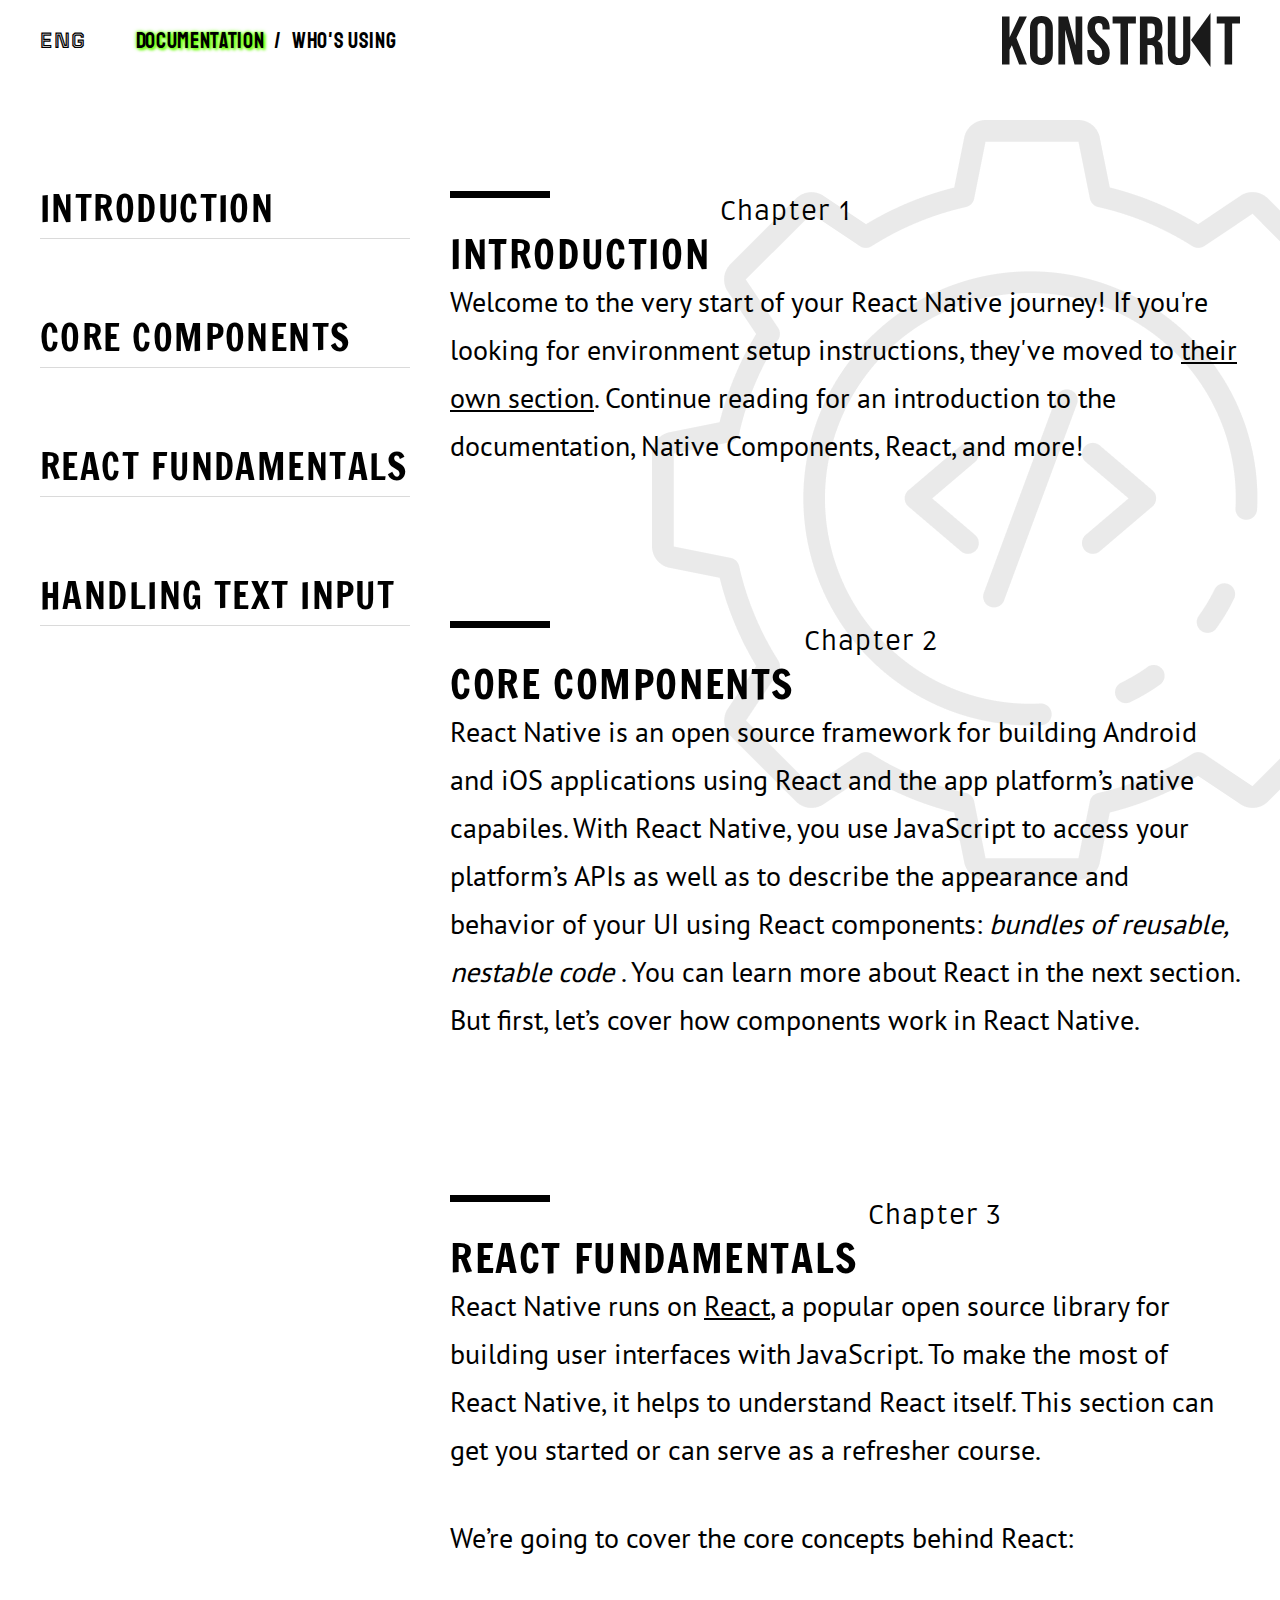
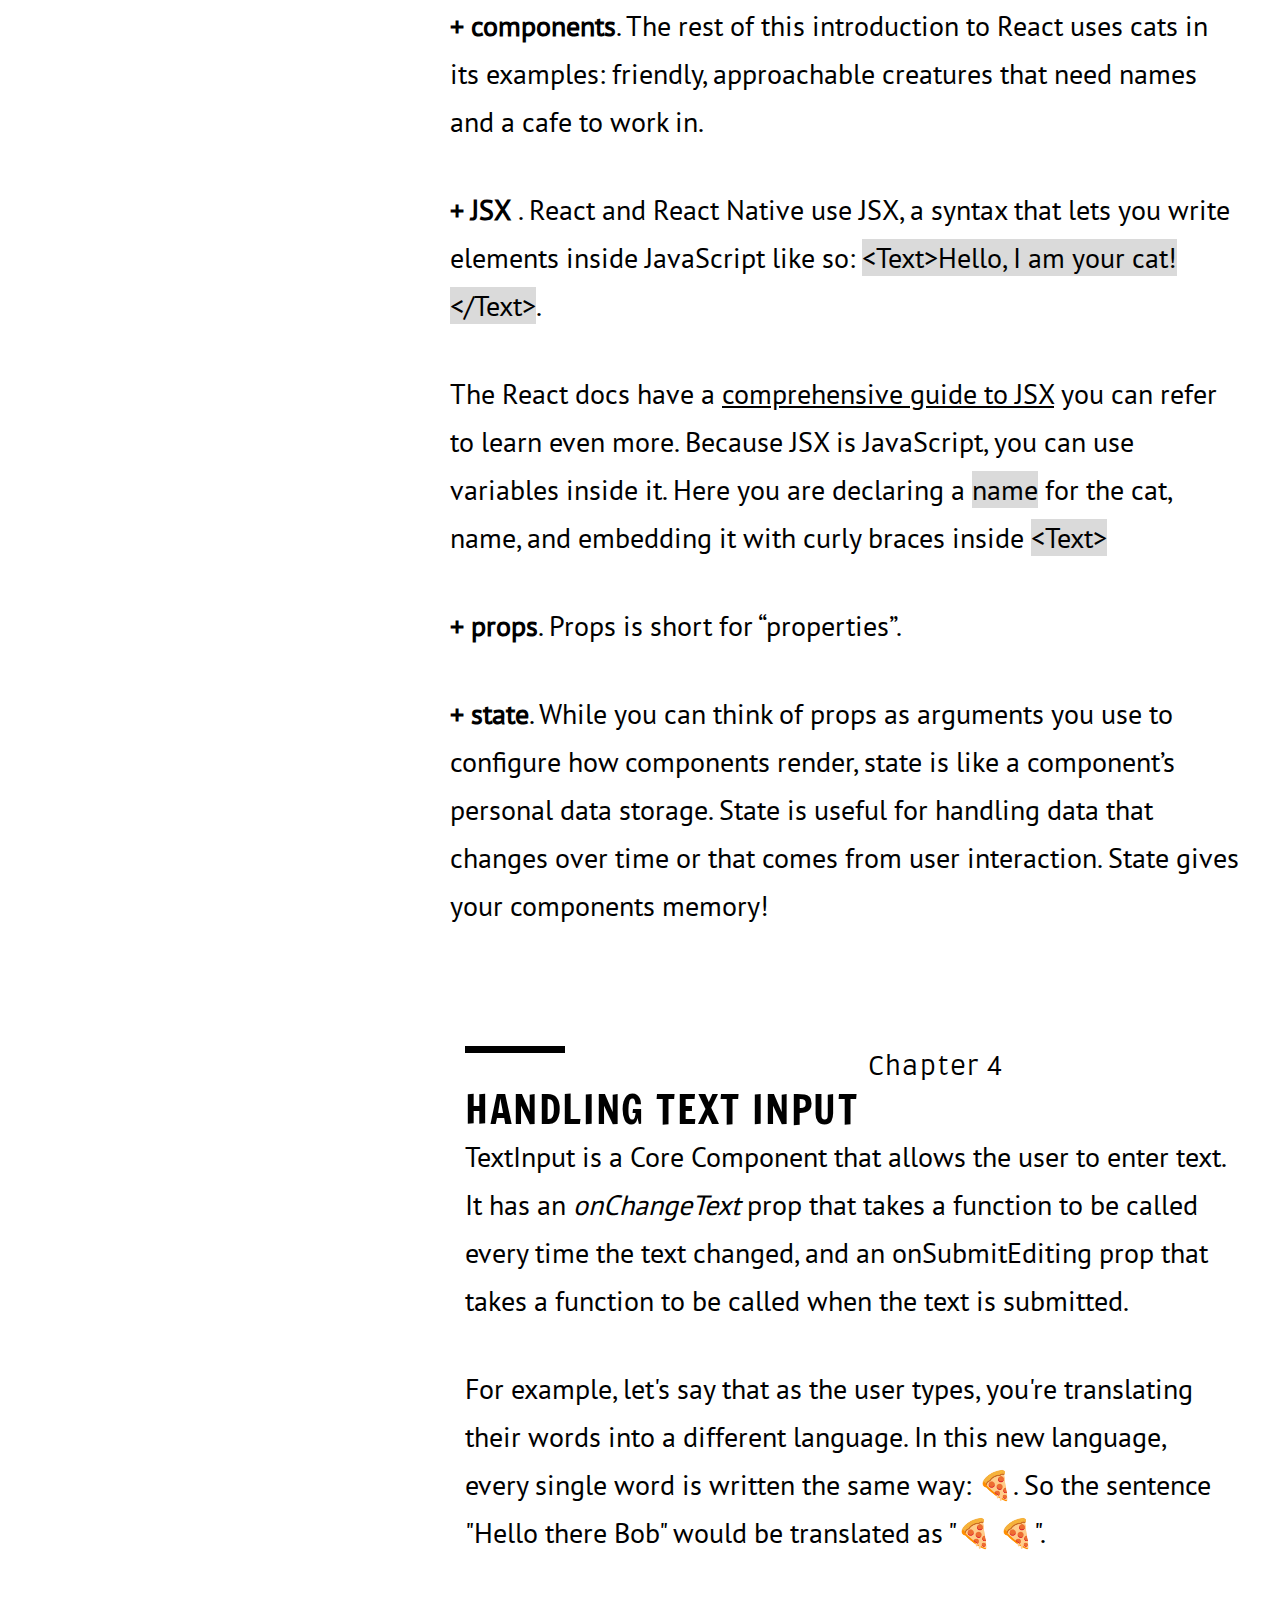
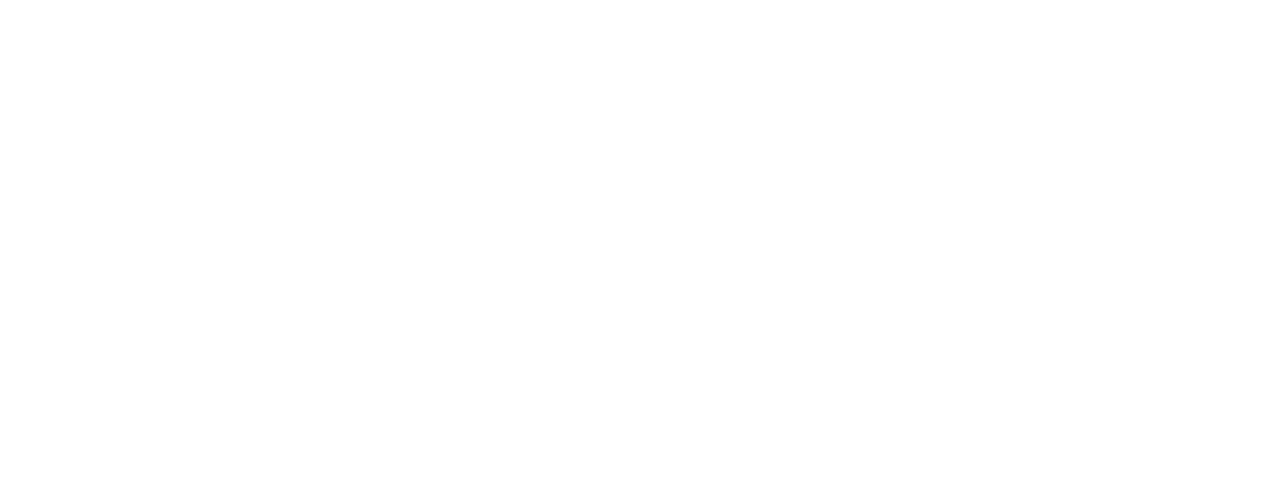
<file: index.html>
<!DOCTYPE html>
<html lang="en">

<head>
    <meta charset="UTF-8">
    <meta http-equiv="X-UA-Compatible" content="IE=edge">
    <meta name="viewport" content="width=device-width, initial-scale=1.0">
    <link rel="stylesheet" href="./styles/reset.css">
    <link rel="stylesheet" href="./styles/fonts.css">
    <link rel="stylesheet" href="./styles/style.css">
    <link rel="stylesheet" href="./styles/main.css">
    <title>KONSTRUKT</title>
</head>

<body>
    <header class="main-header">
        <div class="container nav-flex">
            <nav class="main-nav">
                <ul class="nav-list">
                    <li class="nav-list-item">
                        <a href="" class="nav-list-link-lang">ENG</a>
                    </li>
                    <li class="nav-list-item">
                        <a href="index.html" class="nav-list-link activ">Documentation</a>
                    </li>
                    <li class="nav-list-item">
                        /
                    </li>
                    <li class="nav-list-item">
                        <a href="who_is_using.html" class="nav-list-link">Who's using</a>
                    </li>
                </ul>
            </nav>
            <a href="" class="logo-link">
                <svg class="logo-link-icon" width="238" height="54">
                    <use href="./images/logo.svg#icon-logo"></use>
                </svg>
            </a>
        </div>
    </header>
    <main class="main">
        <h1 class="visually-hidden"></h1>
        <div class="container grid-box">
            <aside class="main-aside">
                <ul class="aside-list">
                    <li class="aside-list-item">
                        <a href="#intro-section" class="aside-link">
                            Introduction
                        </a>
                    </li>
                    <li class="aside-list-item">
                        <a href="#components-section" class="aside-link">
                            Core components
                        </a>
                    </li>
                    <li class="aside-list-item">
                        <a href="#react-section" class="aside-link">
                            React fundamentals
                        </a>
                    </li>
                    <li class="aside-list-item">
                        <a href="#input-section" class="aside-link">
                            Handling text input
                        </a>
                    </li>
                </ul>
            </aside>
            <div class="section-box">
                <section id="intro-section">
                    <div class="section-container">
                        <div class="title-box">
                            <h2 class="title">Introduction</h2>
                            <p class="sup-title">Chapter 1</p>
                        </div>
                        <p class="section-text">
                            Welcome to the very start of your React Native journey! If you're
                            looking for environment setup instructions, they've moved to
                            <span class="underlined-text">their own section</span>.
                            Continue reading for an introduction to the
                            documentation, Native Components, React, and more!
                        </p>
                    </div>
                </section>
                <section id="components-section">
                    <div class="section-container">
                        <div class="title-box">
                            <h2 class="title">Core components</h2>
                            <p class="sup-title">Chapter 2</p>
                        </div>
                        <p class="section-text">
                            React Native is an open source framework for building Android and iOS applications using
                            React and the app platform’s native capabiles. With React Native, you use JavaScript to
                            access your platform’s APIs as well as to describe the appearance and behavior of your UI
                            using React components:
                            <span class="italic-text">bundles of reusable, nestable code</span> . You can learn more
                            about React in the next section. But first, let’s cover how components work in React Native.
                        </p>
                    </div>
                </section>
                <section id="react-section">
                    <div class="section-container">
                        <div class="title-box">
                            <h2 class="title">React fundamentals</h2>
                            <p class="sup-title">Chapter 3</p>
                        </div>
                        <p class="section-text">
                            React Native runs on <span class="underlined-text">React</span>, a popular open source
                            library for building user interfaces with
                            JavaScript. To make the most of React Native, it helps to understand React itself. This
                            section can get you started or can serve as a refresher course.
                        </p>
                        <p class="section-text">
                            We’re going to cover the core concepts behind React:
                        </p>
                        <p class="section-text">
                            <span class="bold-text">+ components</span>. The rest of this introduction to React uses
                            cats in its examples: friendly,
                            approachable creatures that need names and a cafe to work in.
                        </p>
                        <p class="section-text">
                            <span class="bold-text">+ JSX</span> .
                            React and React Native use JSX, a syntax that lets you write
                            elements inside JavaScript like so:
                            <span class="font-text"> &lt;Text&gt;Hello, I am your
                                cat!&lt;/Text&gt;</span>.
                        </p>
                        <p class="section-text">
                            The React docs have a <span class="underlined-text">comprehensive guide to JSX</span>
                            you can refer to learn even more. Because JSX is
                            JavaScript, you can use variables inside it. Here you are declaring a
                            <span class="font-text"> name</span> for the cat, name, and
                            embedding it with curly braces inside
                            <span class="font-text"> &lt;Text&gt;</span>
                        </p>
                        <p class="section-text">
                            <span class="bold-text">+ props</span>. Props is short for “properties”.
                        </p>
                        <p class="section-text">
                            <span class="bold-text">+ state</span>. While you can think of props as arguments you use to
                            configure how components render, state
                            is like a component’s personal data storage. State is useful for handling data that changes
                            over time or that comes from user interaction. State gives your components memory!
                        </p>
                    </div>
                </section>
                <section id="input-section">
                    <div class="container">
                        <div class="title-box">
                            <h2 class="title">Handling text input</h2>
                            <p class="sup-title">Chapter 4</p>
                        </div>
                        <p class="section-text">
                            TextInput is a Core Component that allows the user to enter text. It has an
                            <span class="italic-text"> onChangeText </span> prop that
                            takes a function to be called every time the text changed,
                            and an onSubmitEditing prop that takes a function to be
                            called when the text is submitted.
                        </p>
                        <p class="section-text">
                            For example, let's say that as the user types, you're translating their words into a
                            different language. In this new language, every single word is written the same way: 🍕. So
                            the sentence "Hello there Bob" would be translated as "🍕 🍕".
                        </p>
                    </div>
                </section>

            </div>
        </div>
    </main>

</body>

</html>
</file>
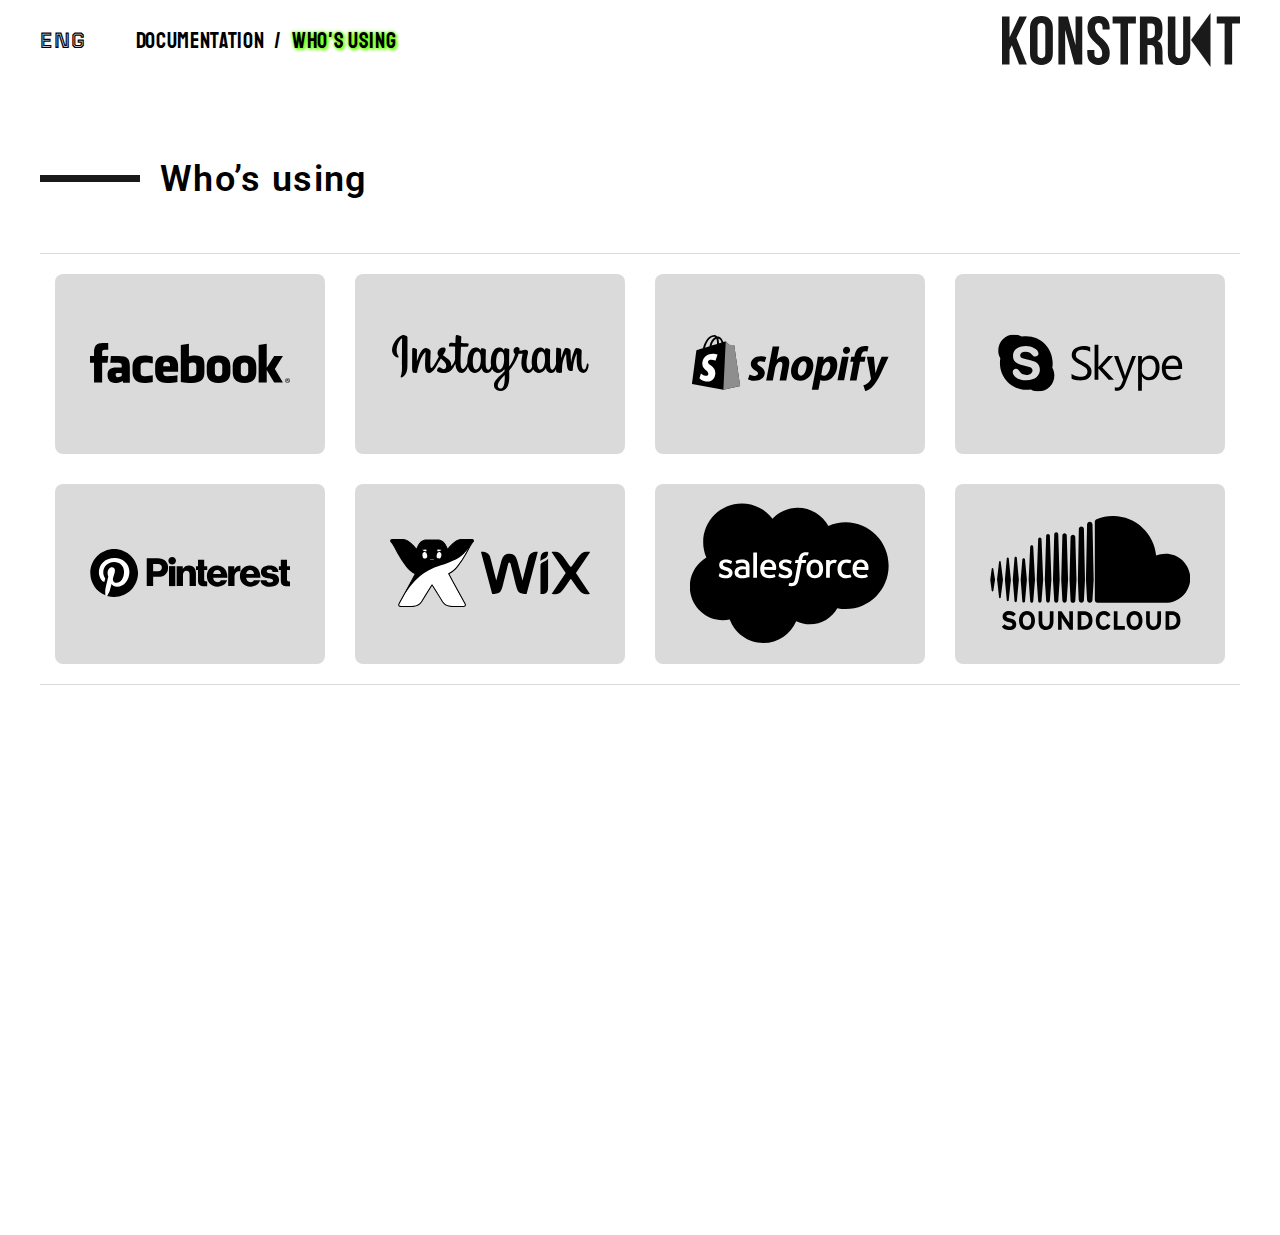
<file: who_is_using.html>
<!DOCTYPE html>
<html lang="en">

<head>
    <meta charset="UTF-8">
    <meta http-equiv="X-UA-Compatible" content="IE=edge">
    <meta name="viewport" content="width=device-width, initial-scale=1.0">
    <link rel="stylesheet" href="./styles/reset.css">
    <link rel="stylesheet" href="./styles/fonts.css">
    <link rel="preconnect" href="https://fonts.googleapis.com">
    <link rel="preconnect" href="https://fonts.gstatic.com" crossorigin>
    <link href="https://fonts.googleapis.com/css2?family=Roboto:wght@500;700&display=swap" rel="stylesheet">

    <link rel="stylesheet" href="./styles/style.css">
    <link rel="stylesheet" href="./styles/using.css">
    <title>Who's using</title>

</head>

<body>
    <header class="main-header">
        <div class="container nav-flex">
            <nav class="main-nav">
                <ul class="nav-list">
                    <li class="nav-list-item">
                        <a href="" class="nav-list-link-lang">ENG</a>
                    </li>
                    <li class="nav-list-item">
                        <a href="index.html" class="nav-list-link">Documentation</a>
                    </li>
                    <li class="nav-list-item">
                        /
                    </li>
                    <li class="nav-list-item activ">
                        <a href="who_is_using.html" class="nav-list-link">Who's using</a>
                    </li>
                </ul>
            </nav>
            <a href="" class="logo-link">
                <svg class="logo-link-icon" width="238" height="54">
                    <use href="./images/logo.svg#icon-logo"></use>
                </svg>
            </a>
        </div>
    </header>
    <main class="using-main">
        <section class="using-section">
            <div class="container">
                <h1 class="using-title">Who’s using</h1>
                <div class="box-card">
                    <ul class="card-list">
                        <li class="card-list-item">
                            <div class="card">
                                <div class="card-front">
                                    <a href="" class="card-item">
                                        <svg class="card-item-icon" width="200" height="40">
                                            <use href="./images/sprite.svg#icon-facebook-logo-black"></use>
                                        </svg>
                                    </a>
                                </div>
                                <div class="card-back">
                                    <a href="" class="card-item">
                                        <svg class="card-item-icon" width="200" height="40">
                                            <use href="./images/sprite.svg#icon-facebook-logo-white"></use>
                                        </svg>
                                    </a>
                                </div>
                            </div>
                        </li>
                        <li class="card-list-item">
                            <div class="card">
                                <div class="card-front">
                                    <a href="" class="card-item">
                                        <svg class="card-item-icon" width="200" height="57">
                                            <use href="./images/sprite.svg#icon-instagram-logo-black"></use>
                                        </svg>
                                    </a>
                                </div>
                                <div class="card-back">
                                    <a href="" class="card-item">
                                        <svg class="card-item-icon" width="200" height="57">
                                            <use href="./images/sprite.svg#icon-instagram-logo-white"></use>
                                        </svg>
                                    </a>
                                </div>
                            </div>
                        </li>
                        <li class="card-list-item">
                            <div class="card">
                                <div class="card-front">
                                    <a href="" class="card-item">
                                        <svg class="card-item-icon" width="200" height="57">
                                            <use href="./images/sprite.svg#icon-shopify-logo-black"></use>
                                        </svg>
                                    </a>
                                </div>
                                <div class="card-back">
                                    <a href="" class="card-item">
                                        <svg class="card-item-icon" width="200" height="57">
                                            <use href="./images/sprite.svg#icon-shopify-logo-white"></use>
                                        </svg>
                                    </a>
                                </div>
                            </div>
                        </li>
                        <li class="card-list-item">
                            <div class="card">
                                <div class="card-front">
                                    <a href="" class="card-item">
                                        <svg class="card-item-icon" width="200" height="57">
                                            <use href="./images/sprite.svg#icon-skype-logo-black"></use>
                                        </svg>
                                    </a>
                                </div>
                                <div class="card-back">
                                    <a href="" class="card-item">
                                        <svg class="card-item-icon" width="200" height="57">
                                            <use href="./images/sprite.svg#icon-skype-logo-white"></use>
                                        </svg>
                                    </a>
                                </div>
                            </div>
                        </li>
                        <li class="card-list-item">
                            <div class="card">
                                <div class="card-front">
                                    <a href="" class="card-item">
                                        <svg class="card-item-icon" width="200" height="48">
                                            <use href="./images/sprite.svg#icon-pinterest-logo-black"></use>
                                        </svg>
                                    </a>
                                </div>
                                <div class="card-back">
                                    <a href="" class="card-item">
                                        <svg class="card-item-icon" width="200" height="48">
                                            <use href="./images/sprite.svg#icon-pinterest-logo-white"></use>
                                        </svg>
                                    </a>
                                </div>
                            </div>
                        </li>
                        <li class="card-list-item">
                            <div class="card">
                                <div class="card-front">
                                    <a href="" class="card-item">
                                        <svg class="card-item-icon" width="200" height="68">
                                            <use href="./images/sprite.svg#icon-wixcom-logo-black"></use>
                                        </svg>
                                    </a>
                                </div>
                                <div class="card-back">
                                    <a href="" class="card-item">
                                        <svg class="card-item-icon" width="200" height="68">
                                            <use href="./images/sprite.svg#icon-wixcom-logo-white"></use>
                                        </svg>
                                    </a>
                                </div>
                            </div>
                        </li>
                        <li class="card-list-item">
                            <div class="card">
                                <div class="card-front">
                                    <a href="" class="card-item">
                                        <svg class="card-item-icon" width="200" height="140">
                                            <use href="./images/sprite.svg#icon-saleforse-logo-black"></use>
                                        </svg>
                                    </a>
                                </div>
                                <div class="card-back">
                                    <a href="" class="card-item">
                                        <svg class="card-item-icon" width="200" height="140">
                                            <use href="./images/sprite.svg#icon-saleforse-logo-white"></use>
                                        </svg>
                                    </a>
                                </div>
                            </div>
                        </li>
                        <li class="card-list-item">
                            <div class="card">
                                <div class="card-front">
                                    <a href="" class="card-item">
                                        <svg class="card-item-icon" width="200" height="114">
                                            <use href="./images/sprite.svg#icon-soundcloud-logo-black"></use>
                                        </svg>
                                    </a>
                                </div>
                                <div class="card-back">
                                    <a href="" class="card-item">
                                        <svg class="card-item-icon" width="200" height="114">
                                            <use href="./images/sprite.svg#icon-soundcloud-logo-white"></use>
                                        </svg>
                                    </a>
                                </div>
                            </div>




                        </li>
                    </ul>
                </div>
            </div>
        </section>

    </main>

</body>

</html>
</file>
<file: styles/fonts.css>
@font-face {
  font-family: 'TourneySemiBold';
  src: url('../fonts/Tourney-SemiBold.woff2') format('woff2'),
    url('../fonts/Tourney-SemiBold.woff') format('woff');
  font-weight: 600;
  font-style: normal;
  font-display: swap;
}

@font-face {
  font-family: 'Staatliches400';
  src: url('../fonts/Staatliches-Regular.woff2') format('woff2'),
    url('../fonts/Staatliches-Regular.woff') format('woff');
  font-weight: normal;
  font-style: normal;
  font-display: swap;
}

@font-face {
  font-family: 'Francois One400';
  src: url('../fonts/FrancoisOne-Regular.woff2') format('woff2'),
    url('../fonts/FrancoisOne-Regular.woff') format('woff');
  font-weight: normal;
  font-style: normal;
  font-display: swap;
}

@font-face {
  font-family: 'Farro300';
  src: url('../fonts/Farro-Light.woff2') format('woff2'),
    url('../fonts/Farro-Light.woff') format('woff');
  font-weight: 300;
  font-style: normal;
  font-display: swap;
}

@font-face {
  font-family: 'PT Sans400';
  src: url('../fonts/PTSans-Regular.woff2') format('woff2'),
    url('../fonts/PTSans-Regular.woff') format('woff');
  font-weight: normal;
  font-style: normal;
  font-display: swap;
}

@font-face {
  font-family: 'PT Sans700';
  src: url('../fonts/PTSans-Bold.woff2') format('woff2'),
    url('../fonts/PTSans-Bold.woff') format('woff');
  font-weight: 700;
  font-style: normal;
  font-display: swap;
}
</file>
<file: styles/style.css>
:root {
    --main-font-family: 'PT Sans400', sans-serif;
    --accent-main-font-family: 'PT Sans700', sans-serif;

    --accent-nav-font-family: 'TourneySemiBold', cursive;
    --nav-font-family: 'Staatliches400', cursive;

    --title-font-family: 'Francois One400', sans-serif;
    --title-sup-font-family: 'Farro300', sans-serif;

    --main-background-color: #fff;
    --accent-background-color: #DADADA;
}

* {
    box-sizing: border-box;
}

body {
    font-style: normal;
    font-family: var(--main-font-family);
    color: #000000;
}

.visually-hidden {
    position: absolute;
    white-space: nowrap;
    width: 1px;
    height: 1px;
    overflow: hidden;
    border: 0;
    padding: 0;
    clip: rect(0 0 0 0);
    clip-path: inset(50%);
    margin: -1px;
}

.container {
    max-width: 1230px;
    width: 100%;
    padding: 0 15px;
    margin: 0 auto;
}

/*   main-header   */

.main-header {
    padding: 13px 0;
    position: fixed;
    width: 100%;
    left: 0px;
    top: 0px;
    z-index: 10;
    background-color: var(--main-background-color);
}

.nav-flex {
    display: flex;
    justify-content: space-between;
    align-items: center;
}

.nav-list {
    display: flex;
    justify-content: space-between;
    align-items: center;
    gap: 10px;
}

.nav-list-item {
    font-family: var(--nav-font-family);
    font-size: 22px;
    line-height: 28px;
    letter-spacing: 0.03em;
}

.nav-list-link-lang {
    font-family: var(--accent-nav-font-family);
    font-size: 22px;
    line-height: 18px;
    letter-spacing: 0.04em;

    margin-right: 40px;
}

.activ {
    text-shadow: 2px 2px 3px #69ff05,
        0 0 0.2em #69ff05,
        0 0 0.1em #69ff05;
}
</file>
<file: styles/main.css>
/*    main    */

.main {
    margin-top: 75px;

    background-image: url('../images/bg-picture.png');
    background-repeat: no-repeat;
    background-attachment: fixed;
    background-position-x: right;
    background-position-y: 120px;
}

section {
    padding: 35px 0;
}

.section-container {
    padding-top: 35px;
}

.title-box {
    display: flex;
    align-items: center;
    gap: 10px;
}

.title {
    font-family: var(--title-font-family);
    font-size: 40px;
    line-height: 48px;
    letter-spacing: 0.04em;
    text-transform: uppercase;
    position: relative;
    margin-top: 85px;
}

.title::after {
    position: absolute;
    content: "";
    width: 100px;
    height: 7px;
    background-color: #000000;
    left: 0;
    bottom: 80px;
}

.sup-title {
    font-family: var(--title-sup-font-family);
    font-size: 26px;
    line-height: 30px;
    letter-spacing: 0.04em;

    /* margin-bottom: 40px; */
}

.underlined-text {
    text-decoration: underline;
}

.italic-text {
    font-style: italic;
}

.bold-text {
    font-weight: bold;
}

.font-text {
    background-color: var(--accent-background-color);
}

.section-text {
    font-size: 28px;
    line-height: 48px;
}

.container .section-text:not(:last-child) {
    margin-bottom: 40px;
}

/*   aside    */

.grid-box {
    display: grid;
    justify-content: center;
    grid-template-columns: 370px 790px;
    grid-gap: 40px;
    align-items: start;
    padding-bottom: 500px;
}

.main-aside {
    position: sticky;
    top: 100px;
    padding-top: 85px;
}

.aside-list {
    font-family: var(--title-font-family);
    font-size: 36px;
    line-height: 48px;
    letter-spacing: 0.04em;
    text-transform: uppercase;
}

.aside-list-item {
    padding-bottom: 5px;
    border-bottom: 1px solid var(--accent-background-color);
}

.aside-list .aside-list-item:not(:last-child) {
    margin-bottom: 75px;
}
</file>
<file: styles/using.css>
:root {
    --main-font-family: 'PT Sans400', sans-serif;
    --accent-main-font-family: 'PT Sans700', sans-serif;

    --accent-nav-font-family: 'TourneySemiBold', cursive;
    --nav-font-family: 'Staatliches400', cursive;

    --title-font-family: 'Francois One400', sans-serif;
    --title-sup-font-family: 'Farro300', sans-serif;

    --main-background-color: #fff;
    --accent-background-color: #DADADA;
    --back-card-color: #1A1A1A;
}

main {
    margin-top: 155px;
    padding-bottom: 500px;
}

.using-title {
    font-family: 'Roboto';
    font-style: normal;
    font-weight: 600;
    font-size: 36px;
    line-height: 48px;
    letter-spacing: 0.04em;

    padding-left: 120px;
    position: relative;
}

.using-title::after {
    position: absolute;
    content: "";
    width: 100px;
    height: 7px;
    background-color: var(--back-card-color);
    top: 20px;
    left: 0;

}

.card-list-item {
    width: 270px;
    height: 180px;
    position: relative;
    cursor: pointer;
}

.card-item {
    position: absolute;
    top: 50%;
    left: 50%;
    transform: translate(-50%, -50%);
}

.box-card {
    margin-top: 50px;
    margin-bottom: 50px;
    padding: 20px 0;
    border-top: 1px solid var(--accent-background-color);
    border-bottom: 1px solid var(--accent-background-color);
}

.card-list {
    display: flex;
    flex-wrap: wrap;
    gap: 30px;
    justify-content: center;
}

.card {
    position: relative;
    width: 100%;
    height: 100%;
}

.card-front {
    position: relative;
    background-color: var(--accent-background-color);
    border-radius: 8px;
    height: 100%;
    backface-visibility: hidden;
    transition: transform 0.8s cubic-bezier(.17, .67, .83, .67);
}

.card-back {
    position: absolute;
    top: 0;
    width: 100%;
    height: 100%;
    backface-visibility: hidden;
    background-color: var(--back-card-color);
    border-radius: 8px;
    transform: rotateX(-180deg);
    transition: transform 0.8s cubic-bezier(.17, .67, .83, .67);
    box-shadow: #69ff05 0px 0px 27px 8px;
}

.card:hover .card-back {
    transform: rotateX(0deg);
}

.card:hover .card-front {
    transform: rotateX(180deg);
}

.card:hover .card-back .card-item-icon {
    filter: drop-shadow(0px 0px 5px #69ff05);
}
</file>
